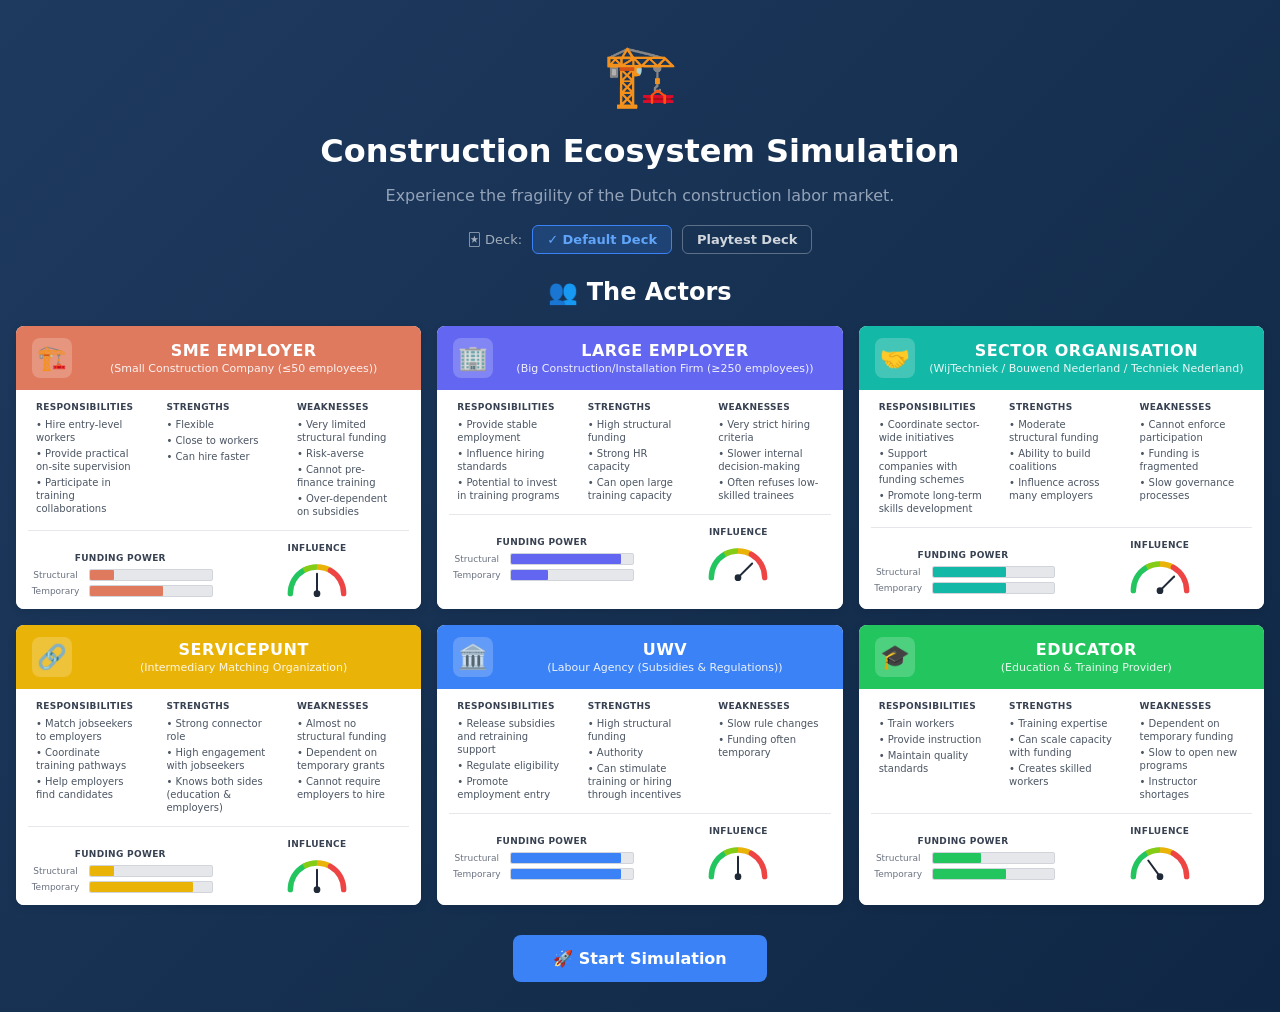
<file: index.html>
<!DOCTYPE html>
<html lang="en">
<head>
  <meta charset="UTF-8" />
  <title>Construction Ecosystem Simulation</title>
  <meta name="viewport" content="width=device-width, initial-scale=1.0" />
  
  <!-- CSS Modules -->
  <link rel="stylesheet" href="src/css/base.css" />
  <link rel="stylesheet" href="src/css/header.css" />
  <link rel="stylesheet" href="src/css/screens.css" />
  <link rel="stylesheet" href="src/css/sidebar.css" />
  <link rel="stylesheet" href="src/css/event-cards.css" />
  <link rel="stylesheet" href="src/css/role-cards.css" />
  <link rel="stylesheet" href="src/css/actors-decisions.css" />
  <link rel="stylesheet" href="src/css/flow-diagram.css" />
  <link rel="stylesheet" href="src/css/fund-visual.css" />
  <link rel="stylesheet" href="src/css/progress-metrics.css" />
  <link rel="stylesheet" href="src/css/rules-factors.css" />
  <link rel="stylesheet" href="src/css/results-history.css" />
</head>
<body>
  <div id="app"></div>

  <!-- JavaScript Modules -->
  <script type="module" src="src/js/app.js"></script>
</body>
</html>
</file>
<file: src/css/base.css>
/* Base styles and CSS variables */
:root {
  --bg-main: #f3f4f6;
  --header-grad: linear-gradient(135deg, #1e3a5f, #0f2744);
  --font-main: system-ui, -apple-system, BlinkMacSystemFont, "Segoe UI", sans-serif;
  
  /* Colors */
  --color-primary: #3b82f6;
  --color-success: #10b981;
  --color-danger: #ef4444;
  --color-warning: #ca8a04;
  --color-critical: #dc2626;
  --color-severe: #ea580c;
  --color-positive: #16a34a;
  
  /* Actor Colors */
  --color-sme: #E07A5F;
  --color-large: #3D405B;
  --color-educator: #81B29A;
  --color-intermediary: #F2CC8F;
  --color-uwv: #6B7FD7;
  
  /* Text Colors */
  --text-primary: #111827;
  --text-secondary: #4b5563;
  --text-muted: #6b7280;
  --text-light: #94a3b8;
}

* {
  box-sizing: border-box;
}

body {
  margin: 0;
  font-family: var(--font-main);
  background: var(--bg-main);
  color: var(--text-primary);
}

button {
  font-family: inherit;
}

/* Generic button styles */
.btn {
  border-radius: 8px;
  border: none;
  padding: 10px 20px;
  font-size: 14px;
  font-weight: 600;
  cursor: pointer;
  display: inline-flex;
  align-items: center;
  justify-content: center;
  gap: 6px;
}

.btn-primary {
  background: var(--color-primary);
  color: #fff;
}

.btn-success {
  background: var(--color-success);
  color: #fff;
}

.btn-danger {
  background: var(--color-danger);
  color: #fff;
}

.btn[disabled] {
  cursor: not-allowed;
  opacity: 0.6;
}

/* Layout */
#app {
  min-height: 100vh;
}

.card {
  background: #fff;
  border-radius: 12px;
  padding: 20px;
  margin-bottom: 20px;
  text-align: left;
}

.lessons-list {
  color: var(--text-secondary);
  padding-left: 20px;
  line-height: 1.8;
  margin: 0;
}

.lessons-list li strong {
  font-weight: 700;
}
</file>
<file: src/css/header.css>
/* Header styles */

.header {
  background: var(--header-grad);
  color: #fff;
  padding: 12px 20px;
}

.header-inner {
  max-width: 1100px;
  margin: 0 auto;
  display: flex;
  justify-content: space-between;
  align-items: center;
  flex-wrap: wrap;
  gap: 10px;
}

.header-round {
  font-size: 13px;
  color: var(--text-light);
  margin: 0;
}

.header-title {
  font-size: 18px;
  margin: 0;
}

.header-metrics {
  display: flex;
  align-items: center;
  gap: 16px;
}

.header-esi-label {
  font-size: 11px;
  color: var(--text-light);
}

.header-esi-value {
  font-size: 24px;
  font-weight: 800;
}

.warning-pill {
  background: #fef2f2;
  color: var(--color-danger);
  padding: 6px 12px;
  border-radius: 6px;
  font-size: 12px;
  font-weight: 600;
}

/* Main layout */
.main {
  max-width: 1100px;
  margin: 0 auto;
  padding: 16px;
  display: grid;
  grid-template-columns: minmax(0, 1fr) 260px;
  gap: 16px;
}

@media (max-width: 900px) {
  .main {
    grid-template-columns: 1fr;
  }
}
</file>
<file: src/css/screens.css>
/* Screen layouts - Setup, Collapsed, Victory */

.screen-setup,
.screen-collapsed,
.screen-victory {
  min-height: 100vh;
  padding: 30px 16px;
  display: flex;
  align-items: center;
  justify-content: center;
}

.screen-setup {
  background: linear-gradient(135deg, #1e3a5f, #0f2744);
}

.screen-collapsed {
  background: linear-gradient(135deg, #7f1d1d, #450a0a);
}

.screen-victory {
  background: linear-gradient(135deg, #14532d, #052e16);
}

.setup-container,
.end-container {
  max-width: 800px;
  margin: 0 auto;
  text-align: center;
  color: #fff;
}

/* Modal Styles */
.modal-overlay {
  position: fixed;
  top: 0;
  left: 0;
  right: 0;
  bottom: 0;
  background: rgba(0, 0, 0, 0.7);
  display: flex;
  align-items: center;
  justify-content: center;
  z-index: 1000;
  padding: 20px;
  animation: fadeIn 0.2s ease;
}

@keyframes fadeIn {
  from {
    opacity: 0;
  }
  to {
    opacity: 1;
  }
}

.modal-content {
  background: #fff;
  border-radius: 16px;
  max-height: 90vh;
  overflow-y: auto;
  position: relative;
  animation: slideUp 0.3s ease;
  box-shadow: 0 20px 60px rgba(0, 0, 0, 0.3);
}

@keyframes slideUp {
  from {
    opacity: 0;
    transform: translateY(30px);
  }
  to {
    opacity: 1;
    transform: translateY(0);
  }
}

.modal-close-btn {
  position: absolute;
  top: 12px;
  right: 12px;
  width: 36px;
  height: 36px;
  border-radius: 50%;
  border: none;
  background: rgba(255, 255, 255, 0.9);
  color: #374151;
  font-size: 24px;
  font-weight: 700;
  cursor: pointer;
  display: flex;
  align-items: center;
  justify-content: center;
  z-index: 10;
  transition: all 0.2s ease;
  box-shadow: 0 2px 8px rgba(0, 0, 0, 0.15);
}

.modal-close-btn:hover {
  background: #fff;
  transform: scale(1.1);
  box-shadow: 0 4px 12px rgba(0, 0, 0, 0.2);
}
</file>
<file: src/css/sidebar.css>
/* Side column styles */

.side-card {
  background: #fff;
  border-radius: 10px;
  padding: 14px;
  margin-bottom: 12px;
}

.side-title {
  font-size: 13px;
  font-weight: 700;
  margin-bottom: 10px;
}
</file>
<file: src/css/event-cards.css>
/* Event card styles - New dark themed cards */

.new-event-card {
  background: linear-gradient(135deg, #1a1a2e 0%, #16213e 100%);
  border-radius: 16px;
  overflow: hidden;
  margin-bottom: 20px;
  box-shadow: 0 8px 32px rgba(0,0,0,0.3);
}

.new-event-header {
  padding: 16px 20px;
  display: flex;
  align-items: center;
  gap: 12px;
}

.new-event-header.event-red {
  background: linear-gradient(135deg, #dc2626, #991b1b);
}

.new-event-header.event-orange {
  background: linear-gradient(135deg, #ea580c, #c2410c);
}

.new-event-star {
  color: #fbbf24;
  font-size: 24px;
}

.new-event-title {
  flex: 1;
}

.new-event-title h2 {
  margin: 0;
  color: #fff;
  font-size: 16px;
  font-weight: 700;
  text-transform: uppercase;
  letter-spacing: 0.5px;
}

.new-event-title .subtitle {
  color: rgba(255,255,255,0.9);
  font-size: 14px;
  margin-top: 4px;
  font-style: italic;
}

.new-event-body {
  padding: 20px;
  display: grid;
  grid-template-columns: 1fr 1fr;
  gap: 20px;
}

@media (max-width: 900px) {
  .new-event-body {
    grid-template-columns: 1fr;
  }
}

.new-event-left, .new-event-right {
  display: flex;
  flex-direction: column;
  gap: 16px;
}

/* Legacy event card styles */
.event-card {
  background: #fff;
  border-radius: 10px;
  padding: 16px;
  margin-bottom: 16px;
  border-left-width: 4px;
  border-left-style: solid;
}

.event-header {
  display: flex;
  justify-content: space-between;
  margin-bottom: 8px;
}

.event-badge {
  border-radius: 10px;
  padding: 3px 8px;
  font-size: 11px;
  font-weight: 600;
  align-self: flex-start;
}

.event-type-label {
  font-size: 10px;
  font-weight: 700;
  text-transform: uppercase;
  display: block;
  margin-bottom: 2px;
}

.event-title {
  margin: 0;
  font-size: 18px;
  color: #1f2937;
}

.event-desc {
  color: var(--text-secondary);
  font-size: 13px;
  margin: 0 0 10px 0;
}

.event-effects {
  display: flex;
  gap: 12px;
  font-size: 12px;
}

/* Event Title Bar - Clickable summary for results page */
.event-title-bar {
  display: flex;
  align-items: center;
  justify-content: space-between;
  padding: 16px 20px;
  border-radius: 12px;
  cursor: pointer;
  transition: all 0.2s ease;
  margin-bottom: 16px;
  box-shadow: 0 2px 8px rgba(0, 0, 0, 0.1);
}

.event-title-bar:hover {
  transform: translateY(-2px);
  box-shadow: 0 4px 16px rgba(0, 0, 0, 0.15);
}

.event-title-bar.event-red {
  background: linear-gradient(135deg, #dc2626, #991b1b);
}

.event-title-bar.event-orange {
  background: linear-gradient(135deg, #ea580c, #c2410c);
}

.event-title-info {
  display: flex;
  align-items: center;
  gap: 12px;
}

.event-title-icon {
  font-size: 28px;
  flex-shrink: 0;
}

.event-title-text {
  display: flex;
  flex-direction: column;
  gap: 2px;
}

.event-title-text h3 {
  margin: 0;
  color: #fff;
  font-size: 16px;
  font-weight: 700;
  text-transform: uppercase;
  letter-spacing: 0.5px;
}

.event-title-text p {
  margin: 0;
  color: rgba(255, 255, 255, 0.85);
  font-size: 13px;
  font-style: italic;
}

.event-title-expand {
  display: flex;
  align-items: center;
  gap: 8px;
  color: rgba(255, 255, 255, 0.9);
  font-size: 13px;
  font-weight: 600;
  padding: 8px 12px;
  background: rgba(255, 255, 255, 0.15);
  border-radius: 8px;
  transition: background 0.2s ease;
}

.event-title-bar:hover .event-title-expand {
  background: rgba(255, 255, 255, 0.25);
}

.event-title-expand span:last-child {
  font-size: 16px;
}
</file>
<file: src/css/role-cards.css>
/* Role Cards Styles - Matching Image Layout */

.role-cards-container {
  max-width: 1400px;
  margin: 0 auto;
  padding: 20px;
}

.role-cards-title {
  text-align: center;
  font-size: 32px;
  font-weight: 700;
  margin-bottom: 30px;
  color: #1f2937;
}

.role-cards-grid {
  display: grid;
  grid-template-columns: repeat(3, 1fr);
  gap: 16px;
  margin-bottom: 30px;
}

@media (max-width: 1200px) {
  .role-cards-grid {
    grid-template-columns: repeat(2, 1fr);
  }
}

@media (max-width: 768px) {
  .role-cards-grid {
    grid-template-columns: 1fr;
  }
}

.role-card {
  background: #fff;
  border-radius: 8px;
  overflow: hidden;
  box-shadow: 0 2px 8px rgba(0, 0, 0, 0.1);
  display: flex;
  flex-direction: column;
}

.role-card-header {
  padding: 12px 16px;
  color: #fff;
  display: flex;
  align-items: center;
  gap: 10px;
}

.role-card-header .role-icon {
  width: 40px;
  height: 40px;
  background: rgba(255,255,255,0.2);
  border-radius: 8px;
  display: flex;
  align-items: center;
  justify-content: center;
  font-size: 24px;
}

.role-card-header .role-title-wrap {
  flex: 1;
}

.role-card-header h3 {
  margin: 0;
  font-size: 16px;
  font-weight: 700;
  text-transform: uppercase;
  letter-spacing: 0.5px;
}

.role-card-header .role-subtitle {
  font-size: 11px;
  opacity: 0.9;
  margin-top: 2px;
}

.role-card-body {
  padding: 12px;
  flex: 1;
  display: flex;
  flex-direction: column;
  gap: 12px;
  background: #fff;
}

/* Three column layout for responsibilities, strengths, weaknesses */
.role-three-columns {
  display: grid;
  grid-template-columns: repeat(3, 1fr);
  gap: 10px;
  border-bottom: 1px solid #e5e7eb;
  padding-bottom: 12px;
}

.role-column {
  display: flex;
  flex-direction: column;
  padding: 0 8px;
}

.role-column-title {
  font-size: 9px;
  font-weight: 700;
  text-transform: uppercase;
  color: #374151;
  margin-bottom: 6px;
  letter-spacing: 0.3px;
  text-align: left;
}

.role-column-list {
  display: flex;
  flex-direction: column;
  gap: 3px;
}

.role-column-item {
  font-size: 10px;
  color: var(--text-secondary);
  line-height: 1.3;
  text-align: left;
}

/* Bottom section with funding power and influence */
.role-bottom-section {
  display: grid;
  grid-template-columns: 1fr 1fr;
  gap: 12px;
  align-items: end;
}

.role-funding-section {
  display: flex;
  flex-direction: column;
  gap: 6px;
}

.role-funding-title {
  font-size: 9px;
  font-weight: 700;
  text-transform: uppercase;
  color: #374151;
  letter-spacing: 0.3px;
}

.role-funding-bars {
  display: flex;
  flex-direction: column;
  gap: 4px;
}

.role-funding-bar {
  display: flex;
  align-items: center;
  gap: 6px;
}

.role-funding-label {
  font-size: 9px;
  color: var(--text-muted);
  min-width: 55px;
}

.role-funding-track {
  flex: 1;
  height: 12px;
  background: #e5e7eb;
  border-radius: 2px;
  overflow: hidden;
  border: 1px solid #d1d5db;
}

.role-funding-fill {
  height: 100%;
  border-radius: 1px;
}

/* Influence gauge section */
.role-influence-section {
  display: flex;
  flex-direction: column;
  align-items: center;
  gap: 4px;
}

.role-influence-title {
  font-size: 9px;
  font-weight: 700;
  text-transform: uppercase;
  color: #374151;
  letter-spacing: 0.3px;
}

.role-influence-gauge {
  width: 70px;
  height: 40px;
  position: relative;
}

.role-influence-gauge svg {
  width: 100%;
  height: 100%;
}

.role-cards-back-button {
  text-align: center;
  margin-bottom: 20px;
}

.role-cards-close-btn {
  padding: 12px 24px;
  border-radius: 8px;
  border: none;
  background: var(--color-primary);
  color: #fff;
  font-size: 14px;
  font-weight: 600;
  cursor: pointer;
}

.role-cards-close-btn:hover {
  background: #2563eb;
}
</file>
<file: src/css/actors-decisions.css>
/* Actor selection and decision card styles */

.actors-list {
  display: flex;
  flex-wrap: wrap;
  gap: 8px;
  justify-content: center;
}

.actor-pill {
  border-radius: 8px;
  padding: 10px 14px;
  text-align: center;
  min-width: 120px;
  border-width: 2px;
  border-style: solid;
}

.actors-chooser {
  display: flex;
  gap: 6px;
  margin-bottom: 16px;
  flex-wrap: wrap;
}

.actor-button {
  position: relative;
  padding: 8px 10px;
  border-radius: 8px;
  border-width: 2px;
  border-style: solid;
  background: #fff;
  min-width: 70px;
  cursor: pointer;
  text-align: center;
}

.actor-button .actor-id {
  font-size: 10px;
  font-weight: 600;
}

.actor-selected-check {
  position: absolute;
  top: -5px;
  right: -5px;
  background: var(--color-success);
  color: #fff;
  border-radius: 50%;
  width: 16px;
  height: 16px;
  font-size: 10px;
  display: flex;
  align-items: center;
  justify-content: center;
}

.selected-actor-card {
  background: #fff;
  border-radius: 10px;
  padding: 16px;
}

.selected-actor-header {
  display: flex;
  align-items: center;
  gap: 10px;
  margin-bottom: 12px;
}

.selected-actor-name {
  margin: 0;
  font-size: 16px;
}

.selected-actor-desc {
  margin: 0;
  font-size: 11px;
  color: var(--text-muted);
}

/* Decision cards */
.decision-grid {
  display: grid;
  grid-template-columns: repeat(auto-fit, minmax(200px, 1fr));
  gap: 8px;
}

.decision-card {
  border-radius: 8px;
  border-width: 2px;
  border-style: solid;
  background: #fff;
  padding: 12px;
  cursor: pointer;
  text-align: left;
}

.decision-header {
  display: flex;
  justify-content: space-between;
  margin-bottom: 6px;
}

.decision-title {
  font-size: 13px;
  font-weight: 700;
  color: #1f2937;
}

.decision-risk {
  border-radius: 6px;
  padding: 2px 6px;
  font-size: 9px;
  font-weight: 600;
}

.decision-desc {
  margin: 0 0 8px 0;
  font-size: 11px;
  color: var(--text-muted);
}

.decision-effects {
  display: flex;
  gap: 8px;
  font-size: 10px;
}

.process-round {
  margin-top: 16px;
  text-align: center;
}
</file>
<file: src/css/flow-diagram.css>
/* Flow diagram styles for Event Card 1 */

.flow-diagram {
  background: rgba(0,0,0,0.3);
  border-radius: 12px;
  padding: 16px;
  border: 1px solid rgba(255,255,255,0.1);
}

.flow-demand-row {
  display: flex;
  justify-content: space-around;
  margin-bottom: 16px;
}

.demand-box {
  text-align: center;
  color: #fff;
}

.demand-label {
  font-size: 11px;
  color: #94a3b8;
  text-transform: uppercase;
  letter-spacing: 0.5px;
}

.demand-value {
  font-size: 14px;
  font-weight: 700;
  color: #f8fafc;
  margin-top: 4px;
}

.flow-process {
  display: flex;
  align-items: center;
  justify-content: center;
  gap: 8px;
  padding: 12px 0;
}

.flow-node {
  display: flex;
  flex-direction: column;
  align-items: center;
  gap: 6px;
}

.flow-icon {
  width: 48px;
  height: 48px;
  border-radius: 50%;
  display: flex;
  align-items: center;
  justify-content: center;
  font-size: 24px;
  border: 2px solid rgba(255,255,255,0.3);
}

.flow-icon.blue { background: rgba(59,130,246,0.3); border-color: #3b82f6; }
.flow-icon.green { background: rgba(34,197,94,0.3); border-color: #22c55a; }
.flow-icon.orange { background: rgba(249,115,22,0.3); border-color: #f97316; }
.flow-icon.yellow { background: rgba(234,179,8,0.3); border-color: #eab308; }

.flow-label {
  font-size: 10px;
  color: #94a3b8;
  text-align: center;
}

.flow-arrow {
  color: #4b5563;
  font-size: 20px;
}
</file>
<file: src/css/fund-visual.css>
/* Fund visualization styles for Event Card 2 */

.fund-visual {
  background: rgba(0,0,0,0.3);
  border-radius: 12px;
  padding: 20px;
  border: 1px solid rgba(255,255,255,0.1);
  text-align: center;
}

.fund-container {
  width: 120px;
  height: 100px;
  margin: 0 auto 16px;
  position: relative;
}

.fund-cylinder {
  width: 100%;
  height: 100%;
  background: linear-gradient(180deg, rgba(75,85,99,0.5) 0%, rgba(55,65,81,0.8) 100%);
  border-radius: 10px;
  border: 2px solid #6b7280;
  position: relative;
  overflow: hidden;
}

.fund-level {
  position: absolute;
  bottom: 0;
  left: 0;
  right: 0;
  background: linear-gradient(180deg, #22c55e 0%, #16a34a 100%);
  transition: height 0.5s ease;
}

.fund-title {
  color: #f8fafc;
  font-size: 14px;
  font-weight: 700;
  text-transform: uppercase;
  margin-bottom: 8px;
}

.fund-goal {
  color: #94a3b8;
  font-size: 11px;
  margin-bottom: 16px;
}

.fund-indicators {
  display: flex;
  justify-content: center;
  gap: 16px;
  margin-top: 12px;
}

.fund-indicator {
  display: flex;
  flex-direction: column;
  align-items: center;
  gap: 4px;
}

.fund-indicator-icon {
  width: 40px;
  height: 40px;
  border-radius: 50%;
  display: flex;
  align-items: center;
  justify-content: center;
  font-size: 20px;
}

.fund-indicator-icon.yellow { background: rgba(234,179,8,0.3); border: 2px solid #eab308; }
.fund-indicator-icon.green { background: rgba(34,197,94,0.3); border: 2px solid #22c55a; }
.fund-indicator-icon.red { background: rgba(239,68,68,0.3); border: 2px solid #ef4444; }

.fund-indicator-label {
  font-size: 9px;
  color: #94a3b8;
  text-align: center;
  max-width: 60px;
}
</file>
<file: src/css/progress-metrics.css>
/* Progress tracker and metrics */

.progress-tracker {
  background: rgba(0,0,0,0.3);
  border-radius: 12px;
  padding: 16px;
  border: 1px solid rgba(255,255,255,0.1);
  margin-bottom: 16px;
}

.progress-title {
  color: #f8fafc;
  font-size: 12px;
  font-weight: 700;
  text-transform: uppercase;
  margin-bottom: 12px;
  text-align: center;
}

.progress-bar-container {
  background: rgba(0,0,0,0.4);
  border-radius: 8px;
  height: 24px;
  overflow: hidden;
  position: relative;
}

.progress-bar-fill {
  height: 100%;
  background: linear-gradient(90deg, #22c55e 0%, #16a34a 100%);
  border-radius: 8px;
  transition: width 0.5s ease;
  display: flex;
  align-items: center;
  justify-content: center;
}

.progress-bar-text {
  position: absolute;
  inset: 0;
  display: flex;
  align-items: center;
  justify-content: center;
  color: #fff;
  font-size: 12px;
  font-weight: 700;
}

.progress-labels {
  display: flex;
  justify-content: space-between;
  margin-top: 8px;
}

.progress-label {
  font-size: 10px;
  color: #94a3b8;
}

/* Metric bars for sidebar */
.metric-bar {
  margin-bottom: 10px;
}

.metric-bar-header {
  display: flex;
  justify-content: space-between;
  font-size: 12px;
  margin-bottom: 3px;
}

.metric-bar-label {
  color: var(--text-secondary);
}

.metric-bar-value {
  font-weight: 700;
}

.metric-bar-track {
  height: 8px;
  background: #e5e7eb;
  border-radius: 4px;
  overflow: hidden;
}

.metric-bar-fill {
  height: 100%;
  border-radius: 4px;
  transition: width 0.4s;
}

/* ESI Summary */
.esi-summary {
  margin-top: 12px;
  padding: 10px;
  border-radius: 6px;
  text-align: center;
}

.esi-summary-label {
  font-size: 11px;
  color: var(--text-muted);
}

.esi-summary-value {
  font-size: 24px;
  font-weight: 800;
}

.esi-summary-status {
  font-size: 11px;
  font-weight: 600;
}
</file>
<file: src/css/rules-factors.css>
/* Rules and factors sections in event cards */

.event-rules-section {
  background: rgba(0,0,0,0.3);
  border-radius: 12px;
  padding: 16px;
  border: 1px solid rgba(255,255,255,0.1);
}

.event-rules-title {
  color: #f8fafc;
  font-size: 12px;
  font-weight: 700;
  text-transform: uppercase;
  letter-spacing: 0.5px;
  margin-bottom: 12px;
}

.event-rules-list {
  list-style: none;
  padding: 0;
  margin: 0;
}

.event-rules-list li {
  color: #d1d5db;
  font-size: 12px;
  line-height: 1.6;
  padding-left: 16px;
  position: relative;
  margin-bottom: 6px;
}

.event-rules-list li::before {
  content: "•";
  position: absolute;
  left: 0;
  color: #6b7280;
}

/* Success/Failure Factors */
.factors-grid {
  display: grid;
  grid-template-columns: 1fr 1fr;
  gap: 12px;
}

.factors-box {
  background: rgba(0,0,0,0.3);
  border-radius: 12px;
  padding: 14px;
  border: 1px solid rgba(255,255,255,0.1);
}

.factors-title {
  font-size: 11px;
  font-weight: 700;
  text-transform: uppercase;
  letter-spacing: 0.5px;
  margin-bottom: 10px;
}

.factors-title.success { color: #22c55e; }
.factors-title.failure { color: #ef4444; }

.factors-list {
  list-style: none;
  padding: 0;
  margin: 0;
}

.factors-list li {
  font-size: 11px;
  line-height: 1.5;
  margin-bottom: 6px;
  display: flex;
  align-items: flex-start;
  gap: 6px;
}

.factors-list li.success { color: #86efac; }
.factors-list li.failure { color: #fca5a5; }

.factors-list .factor-icon {
  flex-shrink: 0;
  font-size: 12px;
}
</file>
<file: src/css/results-history.css>
/* Round results and history styles */

.round-results-card {
  background: #fff;
  border-radius: 10px;
  padding: 16px;
}

.round-results-title {
  font-size: 18px;
  margin-bottom: 12px;
}

.round-decisions-chips {
  display: flex;
  flex-wrap: wrap;
  gap: 6px;
  margin-bottom: 16px;
}

.round-chip {
  padding: 4px 10px;
  border-radius: 12px;
  font-size: 11px;
  font-weight: 500;
}

.round-esi-summary {
  margin-bottom: 16px;
  border-radius: 10px;
  padding: 16px;
  text-align: center;
  border-width: 2px;
  border-style: solid;
}

.round-esi-label {
  font-size: 12px;
  color: var(--text-muted);
}

.round-esi-value {
  font-size: 40px;
  font-weight: 800;
}

.round-esi-status {
  font-size: 14px;
  font-weight: 600;
}

/* System Summary - Results Analysis Section */
.system-summary {
  background: #f9fafb;
  border-radius: 12px;
  padding: 20px;
  margin-top: 16px;
}

.summary-header {
  display: flex;
  align-items: center;
  gap: 12px;
  margin-bottom: 16px;
  padding-bottom: 12px;
  border-bottom: 1px solid #e5e7eb;
}

.summary-header h3 {
  margin: 0;
  font-size: 16px;
  font-weight: 700;
  color: #374151;
}

.summary-content {
  display: flex;
  flex-direction: column;
  gap: 12px;
}

.summary-item {
  display: flex;
  gap: 12px;
  padding: 12px;
  background: #fff;
  border-radius: 8px;
  border: 1px solid #e5e7eb;
}

.summary-item.positive {
  background: #f0fdf4;
  border-color: #bbf7d0;
}

.summary-item.warning {
  background: #fefce8;
  border-color: #fef08a;
}

.summary-item.negative {
  background: #fef2f2;
  border-color: #fecaca;
}

.summary-item-icon {
  font-size: 20px;
  flex-shrink: 0;
}

.summary-item-text {
  flex: 1;
}

.summary-item-title {
  font-size: 14px;
  font-weight: 600;
  color: #374151;
  margin-bottom: 4px;
}

.summary-item-desc {
  font-size: 13px;
  color: #6b7280;
  line-height: 1.5;
}

/* Actor Contributions in Summary */
.actor-contributions {
  display: grid;
  grid-template-columns: repeat(auto-fill, minmax(200px, 1fr));
  gap: 10px;
  margin-top: 10px;
}

.actor-contribution {
  display: flex;
  align-items: center;
  gap: 10px;
  padding: 10px;
  background: #f9fafb;
  border-radius: 8px;
  border: 1px solid #e5e7eb;
}

.actor-contribution-icon {
  font-size: 24px;
  flex-shrink: 0;
}

.actor-contribution-info {
  flex: 1;
  min-width: 0;
}

.actor-contribution-name {
  font-size: 12px;
  font-weight: 600;
  color: #374151;
  white-space: nowrap;
  overflow: hidden;
  text-overflow: ellipsis;
}

.actor-contribution-decision {
  font-size: 11px;
  color: #6b7280;
  margin-top: 2px;
}

/* History */
.history-list {
  max-height: 250px;
  overflow-y: auto;
}

.history-item {
  padding: 8px;
  border-radius: 4px;
  margin-bottom: 4px;
  font-size: 11px;
}

.history-round {
  font-weight: 600;
}
</file>
